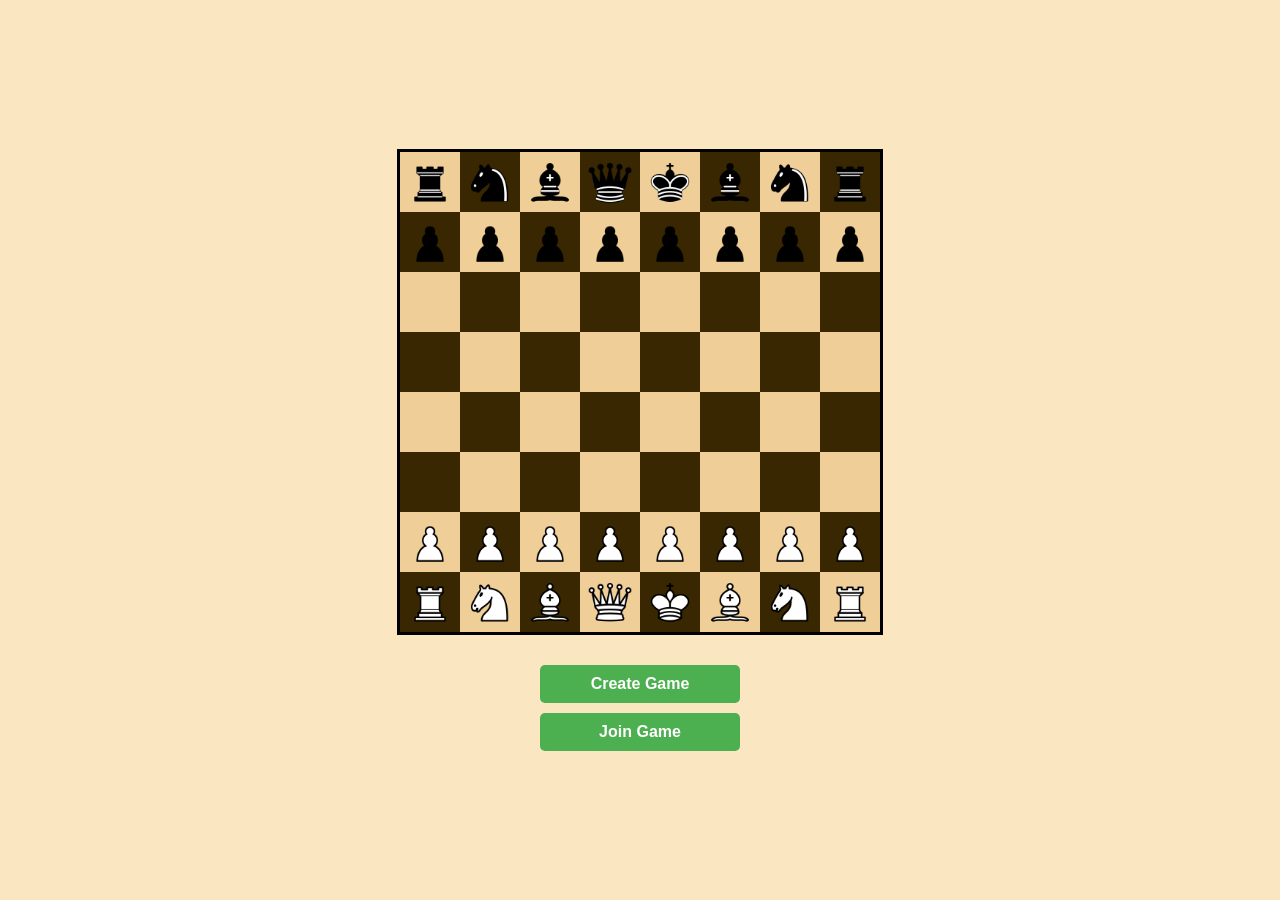
<file: jeh-chess/index.html>
<!DOCTYPE html>
<html>

<head>
  <meta charset="utf-8">
  <meta name="viewport" content="width=device-width">
  <title>JEH Chess</title>
  <link href="style.css" rel="stylesheet" type="text/css" />
</head>

<body>
  <div id="chess_container">
    <div id="chess_board"></div>
    <div id="turn_indicator">White's Turn</div>
    <div id="button_container">
      <button onclick="createGame()">Create Game</button>
      <button onclick="joinGame()">Join Game</button>
    </div>
  </div>

  <script src="script.js"></script>
</body>

</html>
</file>
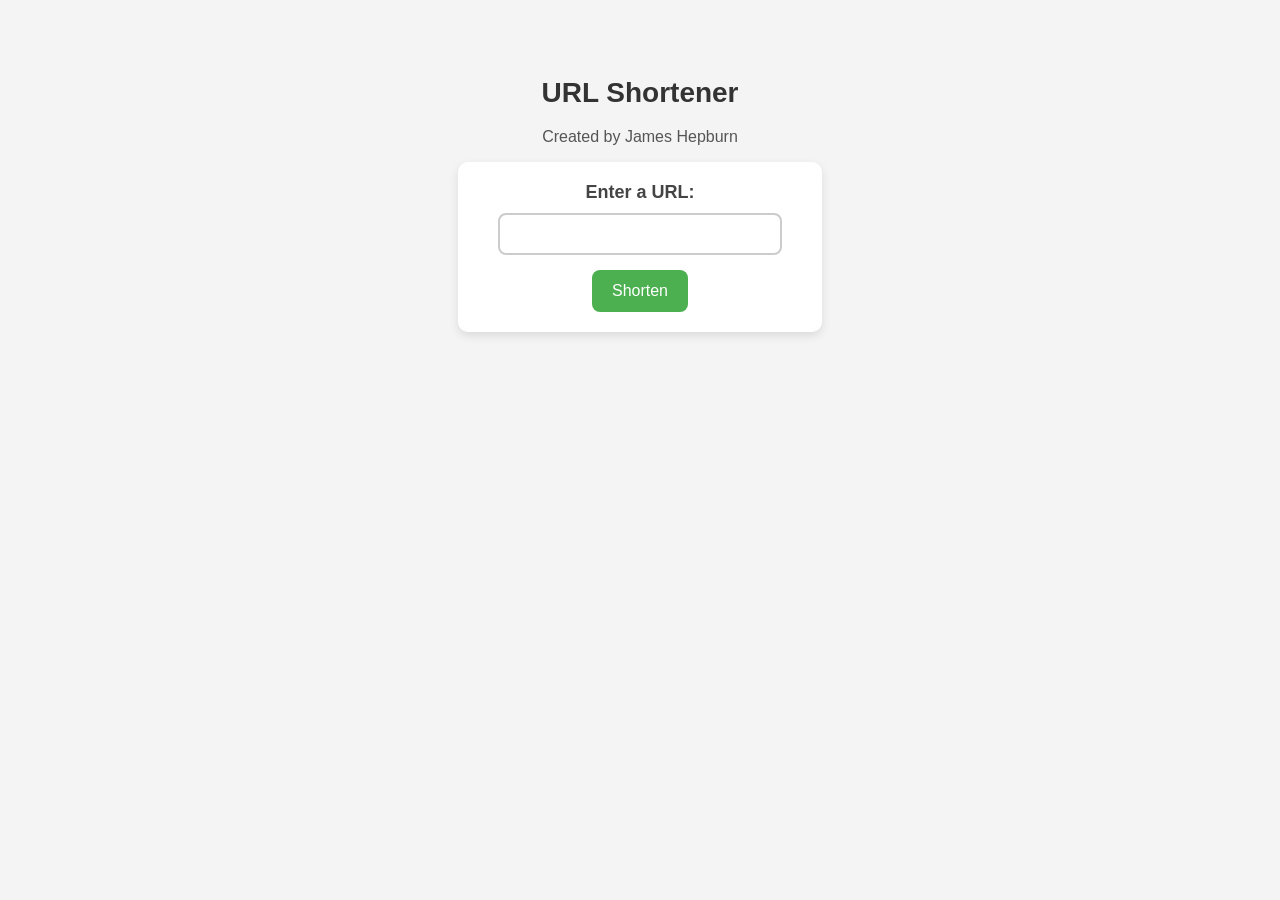
<file: shorten-urls/index.html>
<!DOCTYPE html>
<html>

<head>
  <meta charset="utf-8">
  <meta name="viewport" content="width=device-width">
  <title>URL Shortener</title>
  <link rel="icon" type="image/x-icon" href="https://shorten-jeh-frontend.s3.amazonaws.com/favicon.ico">

  <style>
    body {
      font-family: Arial, sans-serif;
      background-color: #f4f4f4;
      text-align: center;
      padding: 50px;
    }
    
    h1 {
      font-size: 28px;
      color: #333;
    }
    
    p {
      font-size: 16px;
      color: #555;
    }
    
    form {
      background: white;
      padding: 20px;
      border-radius: 10px;
      box-shadow: 0px 4px 10px rgba(0, 0, 0, 0.1);
      display: inline-block;
    }
    
    label {
      font-size: 18px;
      font-weight: bold;
      display: block;
      margin-bottom: 10px;
      color: #444;
    }
    
    input[type="url"] {
      width: 80%;
      padding: 10px;
      border: 2px solid #ccc;
      border-radius: 8px;
      font-size: 16px;
      outline: none;
      transition: 0.3s ease;
    }
    
    input[type="url"]:focus {
      border-color: #4CAF50;
      box-shadow: 0px 0px 8px rgba(76, 175, 80, 0.5);
    }
    
    input[type="submit"] {
      margin-top: 15px;
      background-color: #4CAF50;
      color: white;
      border: none;
      padding: 12px 20px;
      border-radius: 8px;
      font-size: 16px;
      cursor: pointer;
      transition: 0.3s ease;
    }
    
    input[type="submit"]:hover {
      background-color: #45a049;
    }
    
    #link {
      font-size: 18px;
      font-weight: bold;
      margin-top: 20px;
      color: #2c3e50;
      word-wrap: break-word;
    }
  </style>
</head>

<body>
  <h1>URL Shortener</h1>
  <p>Created by James Hepburn</p>

  <form>
    <label>Enter a URL:</label>
    <input type = "url" id = "url">

    <input type = "submit" value = "Shorten">
  </form>

  <p id = "link"></p>

  <script>
    var url = "https://api.shorten-jeh.com/shorten";

    document.querySelector ("form").addEventListener ("submit", async function (event) {
        event.preventDefault ();
    
        var long = document.getElementById ("url").value;
        var link = document.getElementById ("link");
    
        try {
            var response = await fetch (url, {
                method: "POST",
                headers: {"Content-Type": "application/json"},
                body: JSON.stringify ({long_url: long}),
            });
    
            if (!response.ok) throw new Error ("Failed to shorten URL.");
    
            var raw = await response.json ();
            var data = raw.body ? JSON.parse (raw.body) : raw;
    
            if (data.short_url) {
                link.innerHTML = `
                    Shortened URL: <a href="${data.short_url}" target="_blank">${data.short_url}</a>
                `;
            } else {
                throw new Error("Shortened URL not found in response.");
            }
        } catch (error) {
            link.textContent = "Error: Could not shorten the URL.";
        }
    });
  </script>
</body>

</html>
</file>
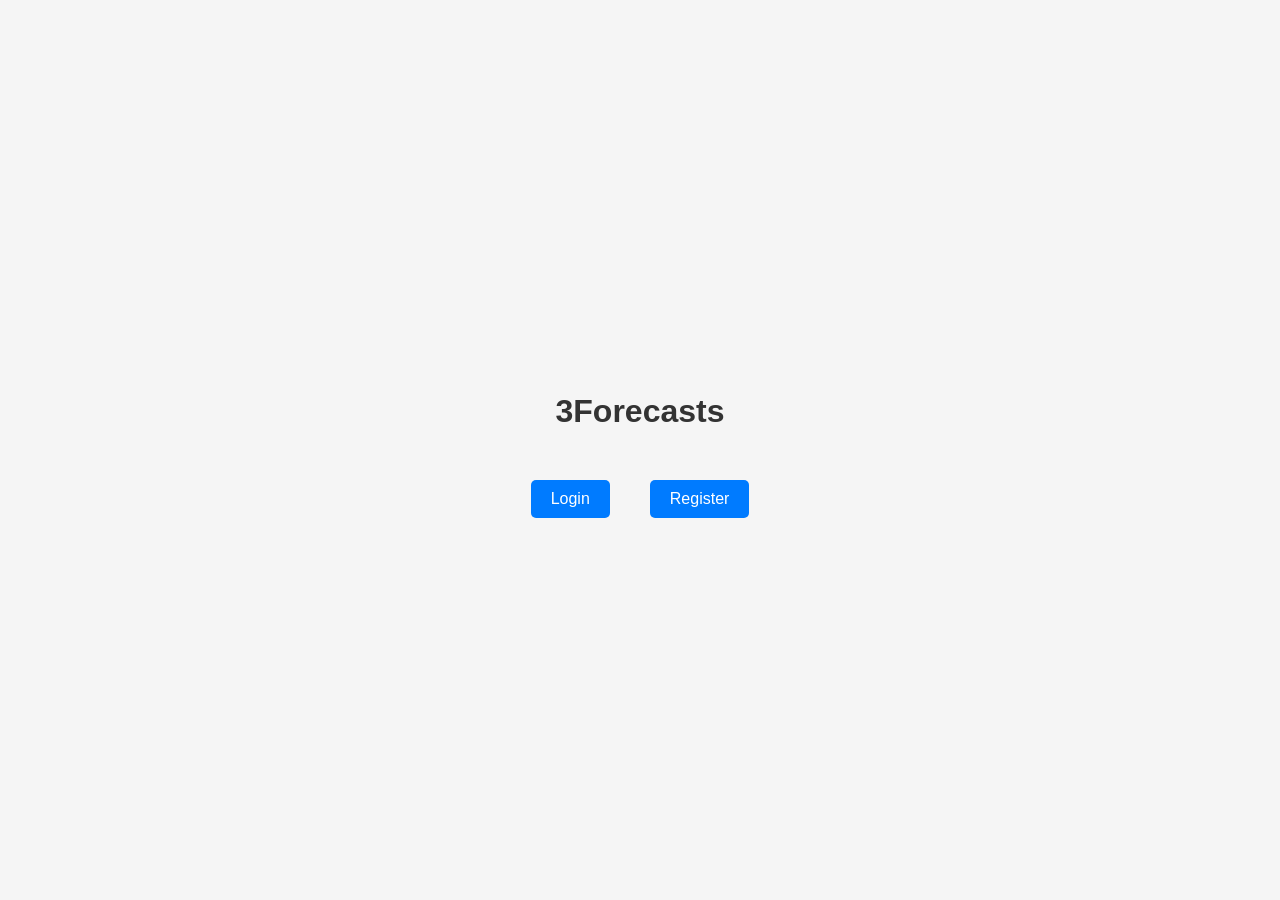
<file: src/main/resources/templates/index.html>
<!DOCTYPE html>
<html lang="en" xmlns:th="http://www.w3.org/1999/xhtml">
<head>
    <meta charset="UTF-8">
    <title>3Forecasts</title>

    <style>
        body {
            font-family: Arial, sans-serif;
            background-color: #f5f5f5;
            margin: 0;
            padding: 0;
            display: flex;
            flex-direction: column;
            align-items: center;
            justify-content: center;
            height: 100vh;
        }

        h1 {
            color: #333;
            margin-bottom: 40px;
            text-align: center;
        }

        a {
            text-decoration: none;
            color: #fff;
            background-color: #007BFF;
            padding: 10px 20px;
            margin: 10px;
            border-radius: 5px;
            transition: background-color 0.3s ease;
        }

        a:hover {
            background-color: #0056b3;
        }

        .button-group {
            display: flex;
            gap: 20px;
            justify-content: center;
        }
    </style>
</head>
<body>
<h1>3Forecasts</h1>

<div class="button-group">
    <a th:href="@{/login}">Login</a>
    <a th:href="@{/register}">Register</a>
</div>
</body>
</html>
</file>
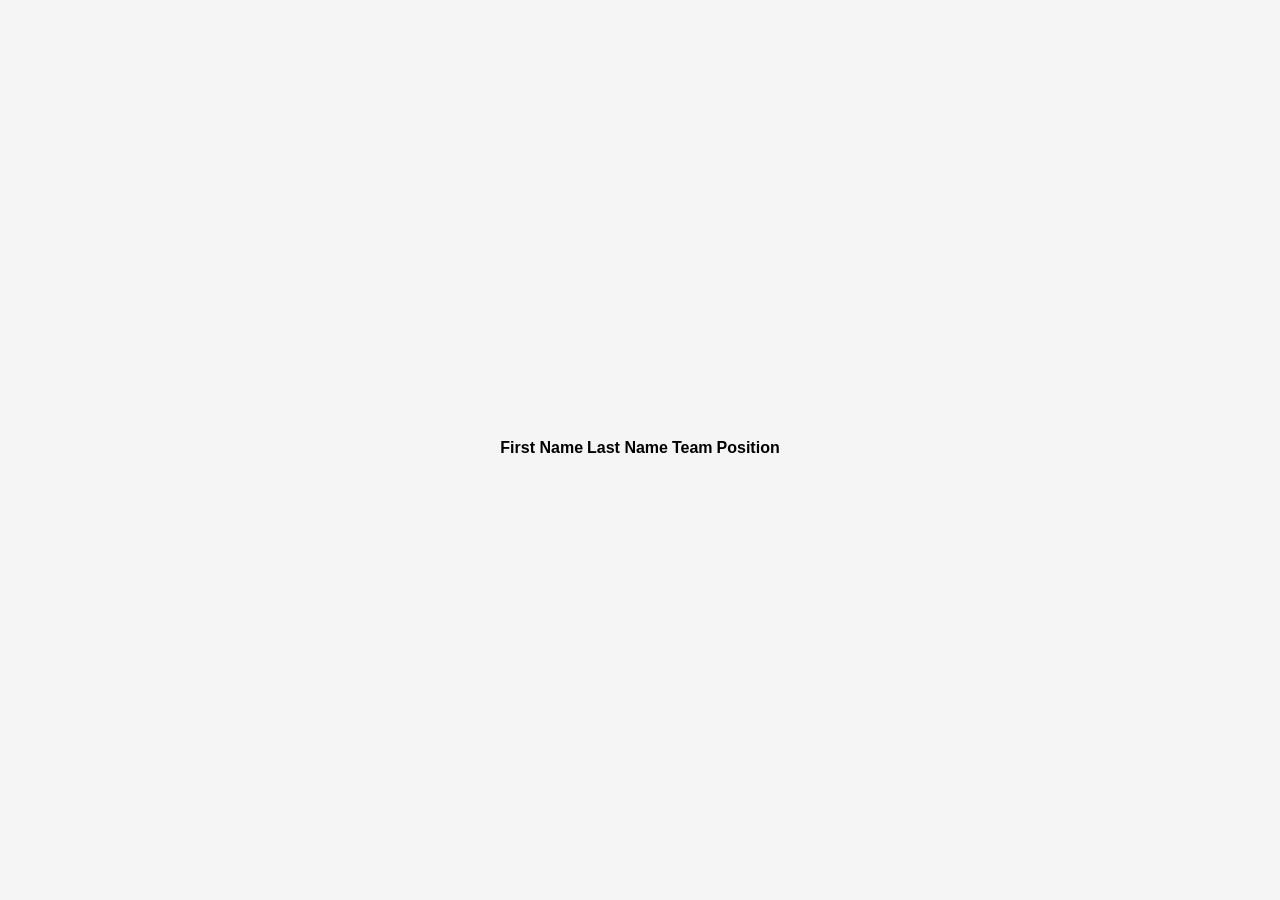
<file: src/main/resources/templates/home.html>
<!DOCTYPE html>
<html lang="en" xmlns:th="http://www.w3.org/1999/xhtml">
<head>
    <meta charset="UTF-8">
    <title>Home</title>

    <style>
        body {
            font-family: Arial, sans-serif;
            background-color: #f5f5f5;
            margin: 0;
            padding: 0;
            display: flex;
            flex-direction: column;
            align-items: center;
            justify-content: center;
            height: 100vh;
        }
    </style>
</head>
<body>
    <table>
        <thead>
            <tr>
                <th>First Name</th>
                <th>Last Name</th>
                <th>Team</th>
                <th>Position</th>
            </tr>
        </thead>
        <tbody>
            <tr th:each = "player : ${players}">
                <td th:text = "${player.firstName}"></td>
                <td th:text = "${player.lastName}"></td>
                <td th:text = "${player.team}"></td>
                <td th:text = "${player.position}"></td>
            </tr>
        </tbody>
    </table>
</body>
</html>
</file>
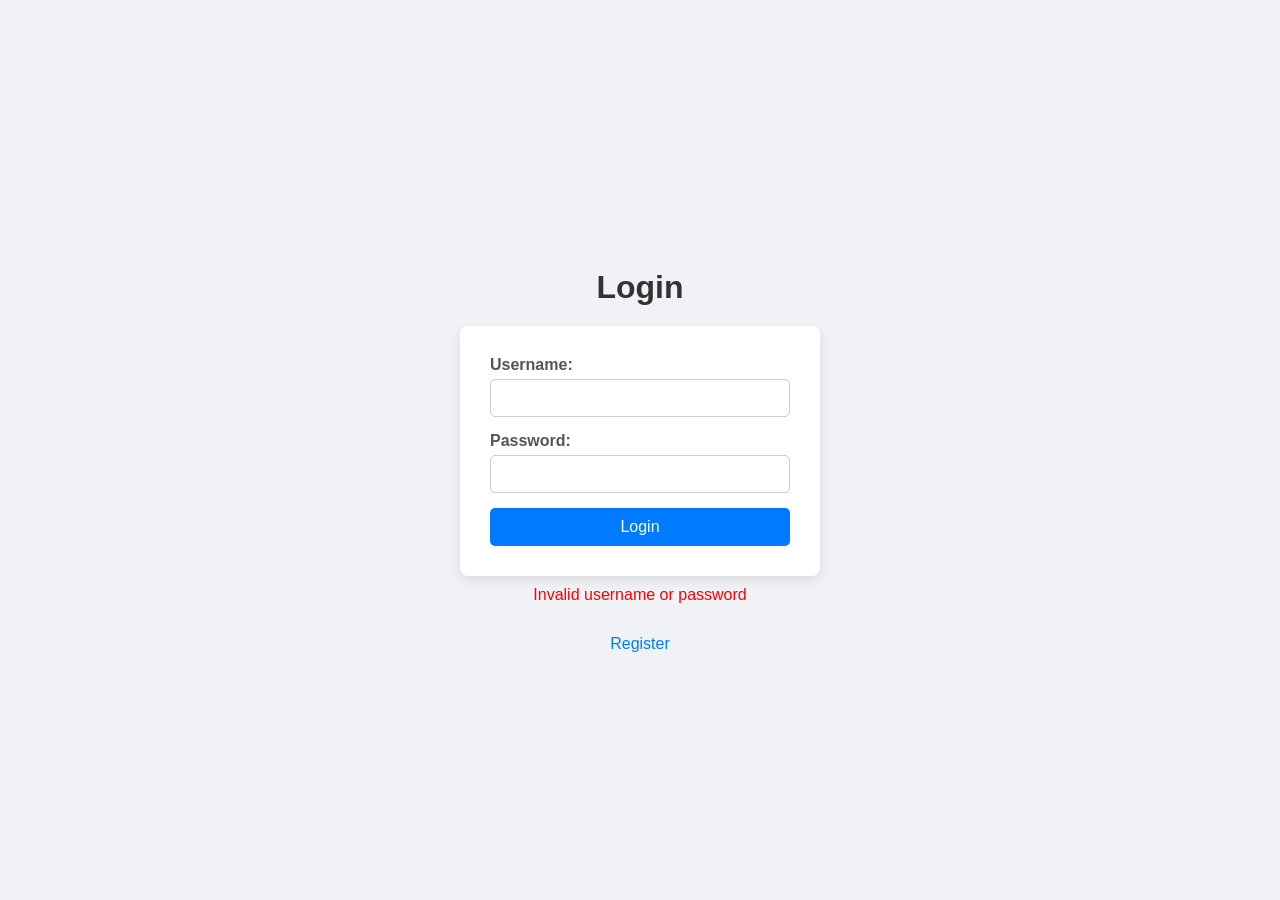
<file: src/main/resources/templates/login.html>
<!DOCTYPE html>
<html lang="en" xmlns:th="http://www.w3.org/1999/xhtml">
<head>
    <meta charset="UTF-8">
    <title>Login</title>

    <style>
        body {
            font-family: Arial, sans-serif;
            background-color: #f0f2f5;
            display: flex;
            flex-direction: column;
            align-items: center;
            justify-content: center;
            height: 100vh;
            margin: 0;
        }

        h1 {
            color: #333;
            margin-bottom: 20px;
        }

        form {
            display: flex;
            flex-direction: column;
            background-color: #fff;
            padding: 30px;
            border-radius: 8px;
            box-shadow: 0 4px 12px rgba(0,0,0,0.1);
            width: 300px;
        }

        label {
            margin-bottom: 5px;
            font-weight: bold;
            color: #555;
        }

        input {
            padding: 10px;
            margin-bottom: 15px;
            border: 1px solid #ccc;
            border-radius: 5px;
            font-size: 14px;
        }

        button {
            padding: 10px;
            background-color: #007BFF;
            color: white;
            border: none;
            border-radius: 5px;
            cursor: pointer;
            font-size: 16px;
            transition: background-color 0.3s ease;
        }

        button:hover {
            background-color: #0056b3;
        }

        div p {
            color: red;
            margin-top: 10px;
            text-align: center;
        }

        a {
            margin-top: 15px;
            text-decoration: none;
            color: #007BFF;
            transition: color 0.3s ease;
        }

        a:hover {
            color: #0056b3;
        }
    </style>
</head>
<body>
<h1>Login</h1>
<form th:action="@{/login}" method="post">
    <label>Username:</label>
    <input type="text" name="username" required />
    <label>Password:</label>
    <input type="password" name="password" required />
    <button type="submit">Login</button>
</form>
<div th:if="${param.error}">
    <p>Invalid username or password</p>
</div>
<a th:href="@{/register}">Register</a>
</body>
</html>
</file>
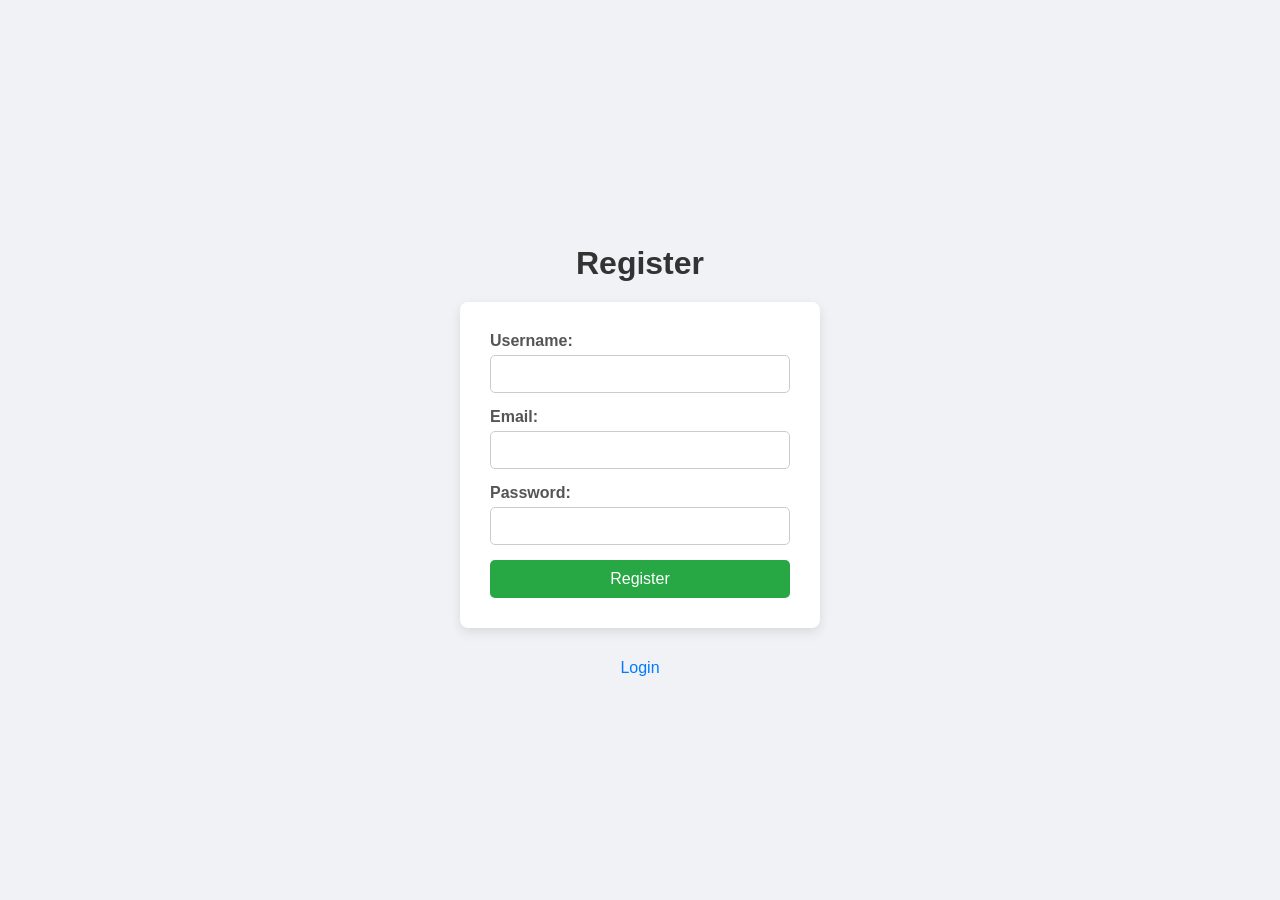
<file: src/main/resources/templates/register.html>
<!DOCTYPE html>
<html lang="en" xmlns:th="http://www.w3.org/1999/xhtml">
<head>
    <meta charset="UTF-8">
    <title>Register</title>

    <style>
        body {
            font-family: Arial, sans-serif;
            background-color: #f0f2f5;
            display: flex;
            flex-direction: column;
            align-items: center;
            justify-content: center;
            height: 100vh;
            margin: 0;
        }

        h1 {
            color: #333;
            margin-bottom: 20px;
        }

        form {
            display: flex;
            flex-direction: column;
            background-color: #fff;
            padding: 30px;
            border-radius: 8px;
            box-shadow: 0 4px 12px rgba(0,0,0,0.1);
            width: 300px;
        }

        label {
            margin-bottom: 5px;
            font-weight: bold;
            color: #555;
        }

        input {
            padding: 10px;
            margin-bottom: 15px;
            border: 1px solid #ccc;
            border-radius: 5px;
            font-size: 14px;
        }

        button {
            padding: 10px;
            background-color: #28a745;
            color: white;
            border: none;
            border-radius: 5px;
            cursor: pointer;
            font-size: 16px;
            transition: background-color 0.3s ease;
        }

        button:hover {
            background-color: #218838;
        }

        div p {
            color: red;
            margin-top: 10px;
            text-align: center;
        }

        a {
            margin-top: 15px;
            text-decoration: none;
            color: #007BFF;
            transition: color 0.3s ease;
        }

        a:hover {
            color: #0056b3;
        }
    </style>
</head>
<body>
<h1>Register</h1>
<form th:action="@{/register}" method="post">
    <label>Username:</label>
    <input type="text" name="username" required />

    <label>Email:</label>
    <input type="email" name="email" required />

    <label>Password:</label>
    <input type="password" name="password" required />

    <button type="submit">Register</button>
</form>

<div th:if="${error}">
    <p th:text="${error}"></p>
</div>
<a th:href="@{/login}">Login</a>
</body>
</html>
</file>
<file: jeh-chess/style.css>
html {
  height: 100%;
  width: 100%;
}

body {
  background-color: #FAE6C0;
  display: flex;
  justify-content: center;  
  align-items: center;    
  height: 100vh;    
  margin: 0;
}

#chess_container {
  display: flex;
  flex-direction: column;
  align-items: center;
  gap: 15px;
}

#button_container {
  display: flex;
  flex-direction: column; 
  align-items: center;
  gap: 10px;
  margin-top: 15px;
}

#chess_board {
  display: grid;
  grid-template-columns: repeat(8, 60px);
  grid-template-rows: repeat(8, 60px);
  width: 480px;
  height: 480px;
  border: 3px solid black;
  position: relative;
}

#turn_indicator {
  margin-top: 10px;
  font-size: 20px;
  font-weight: bold;
  text-align: center;
}

.square {
  width: 60px;
  height: 60px;
  display: flex;
  align-items: center;
  justify-content: center;
  position: relative;
}

.light {
  background-color: #EFCE97;
}

.dark {
  background-color: #382700;
}

.piece {
  width: 50px;
  height: 50px;
  position: absolute;
}

.promotion-container {
  position: fixed;
  top: 50%;
  left: 50%;
  transform: translate(-50%, -50%);
  background: white;
  padding: 10px;
  border: 2px solid black;
  display: flex;
  gap: 10px;
}

.promotion-piece {
  width: 60px;
  height: 60px;
  cursor: pointer;
}

.check-highlight {
  box-shadow: inset 0 0 0 4px red;
}

@keyframes checkmate-flash {
  0% { background-color: red; }
  50% { background-color: transparent; }
  100% { background-color: red; }
}

.checkmate-highlight {
  animation: checkmate-flash 0.5s infinite;
}

button {
  width: 200px;
  padding: 10px;
  font-size: 16px;
  font-weight: bold;
  border: none;
  border-radius: 5px;
  cursor: pointer;
  background-color: #4CAF50;
  color: white;
  transition: background-color 0.3s ease-in-out;
}

button:hover {
  background-color: #45a049;
}

button:active {
  background-color: #3e8e41;
}
</file>
